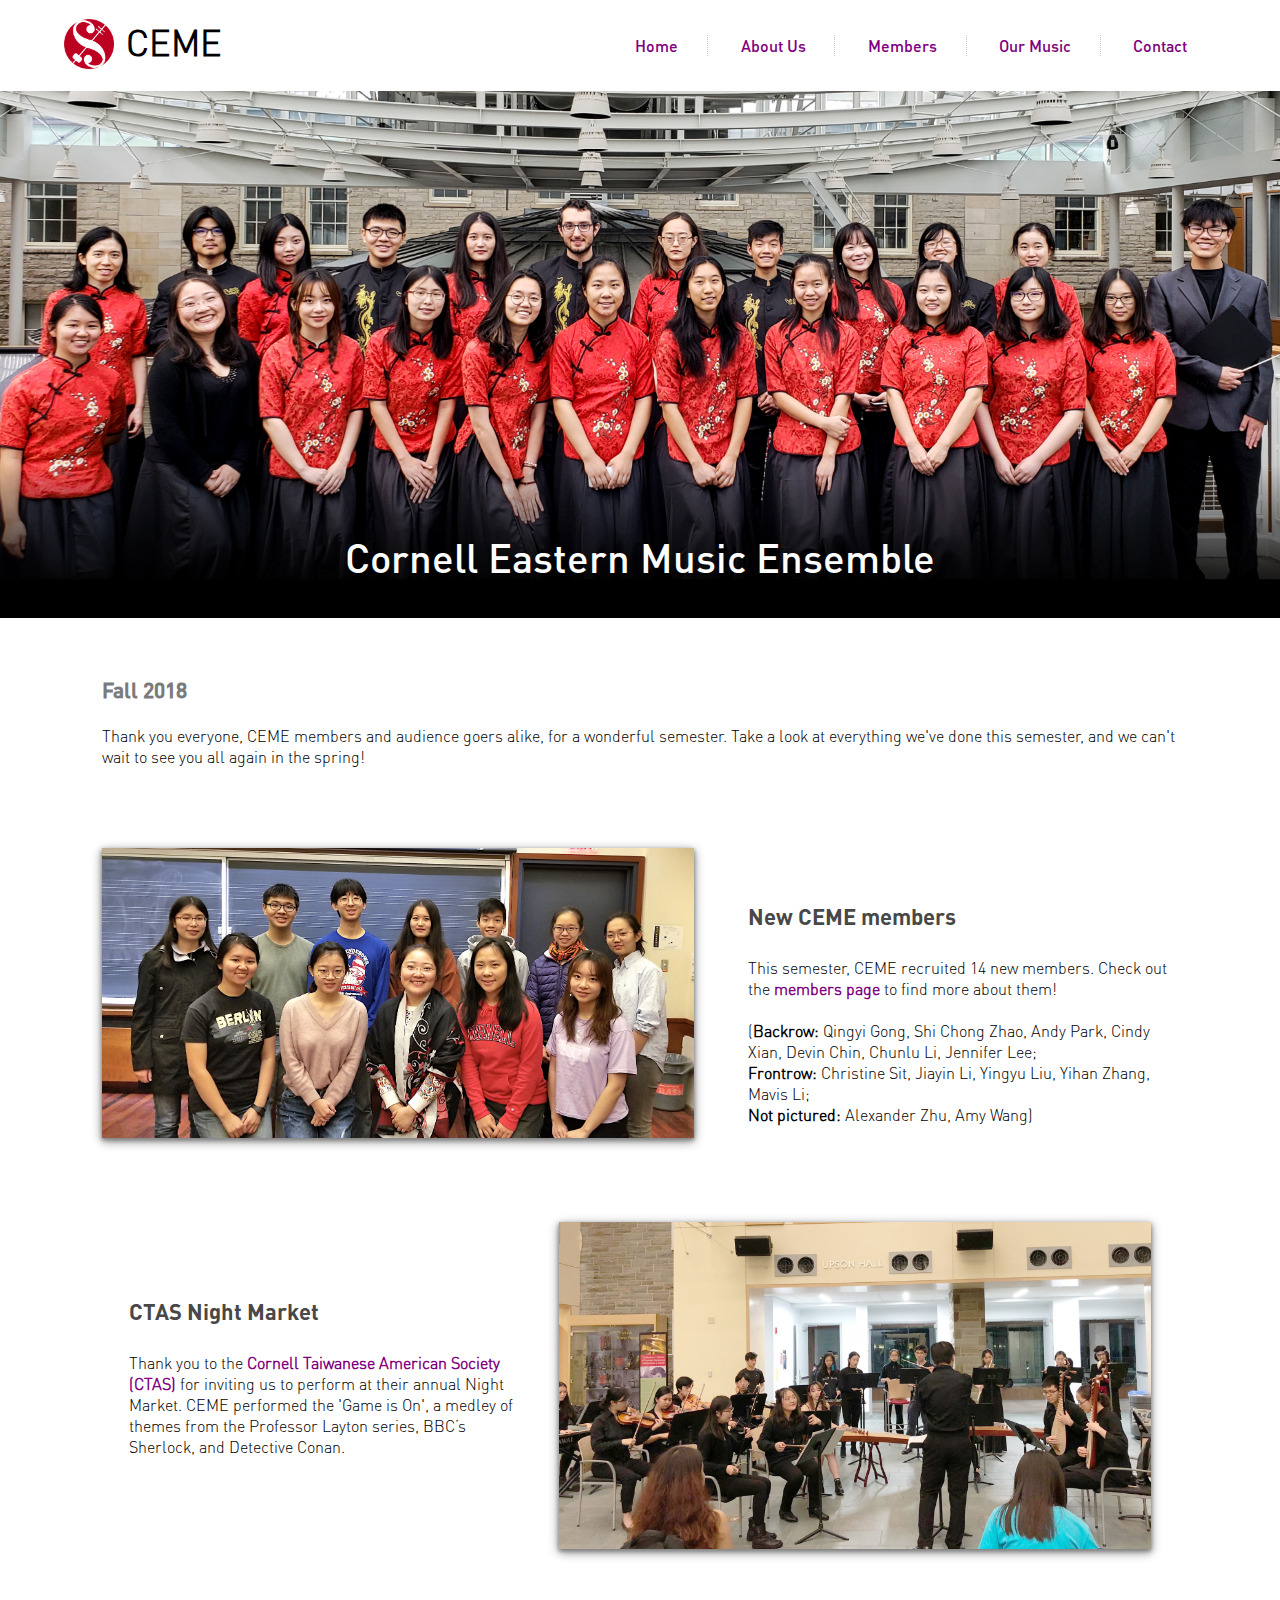
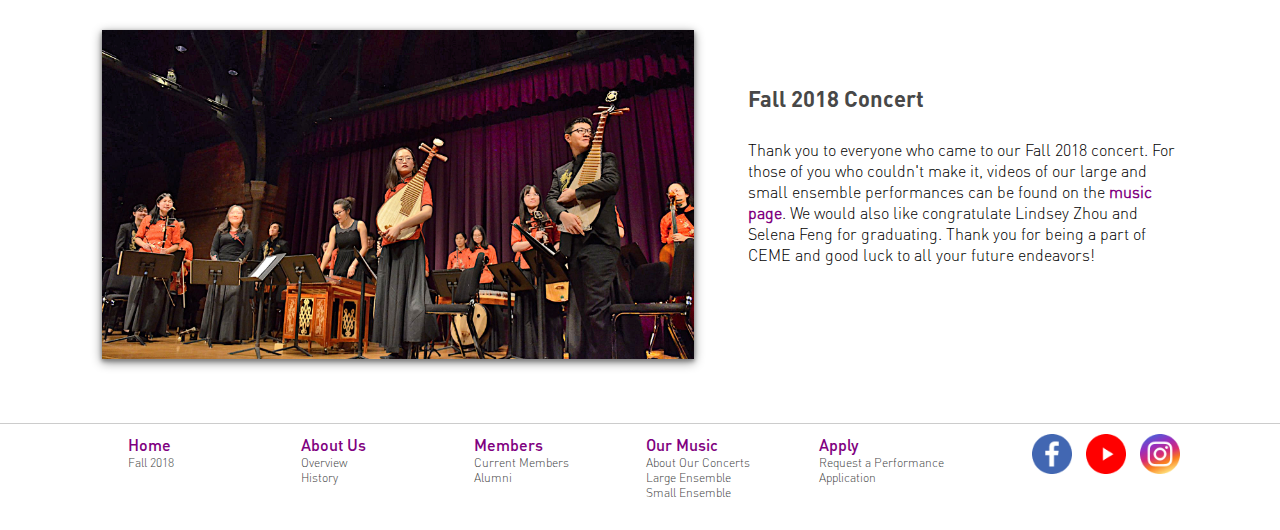
<file: index.html>
<!DOCTYPE html>
<html lang="en">
  <head>
    <title>Cornell Eastern Music Ensemble</title>
    <meta charset="utf-8"/>
    <link rel="stylesheet" href="styles/all.css">
    <link rel="icon" href="images/logo-head.png">
  </head>
  <body>
    <header>
      <nav>
        <img class="logo" src="images/ceme-logo.png" alt="ceme-logo">
        <h1>CEME</h1>
        <ul>
          <li><a href="index.html">Home</a></li>
          <li><a href="about.html">About Us</a></li>
          <li><a href="members.html">Members</a></li>
          <li><a href="music.html">Our Music</a></li>
          <li><a href="contact.html">Contact</a></li>
        </ul>
      </nav>
      <div class="container">
        <img class="headerimage" src="images/home-header.jpg" alt="Club Photo">
        <div class="centerbottom">Cornell Eastern Music Ensemble</div>
      </div>
    </header>
    <div class="content">
      <h2 id="fall2018">Fall 2018</h2>
      <p>Thank you everyone, CEME members and audience goers alike, for a wonderful semester.
        Take a look at everything we've done this semester, and we can't wait to see you all
        again in the spring!</p>
      <div class="row yearinreview">
        <img class="newmembers" src="images/new-recruits.jpg" alt="new CEME members">
        <div class="righttext">
          <h3>New CEME members</h3>
          <p>This semester, CEME recruited 14 new members. Check out the <a href="members.html">
          members page</a> to find more about them! <br>
          <br>
          (<strong>Backrow:</strong> Qingyi Gong, Shi Chong Zhao, Andy Park, Cindy Xian,
          Devin Chin, Chunlu Li, Jennifer Lee; <br>
          <strong>Frontrow:</strong> Christine Sit, Jiayin Li, Yingyu Liu,
          Yihan Zhang, Mavis Li; <br>
          <strong>Not pictured:</strong> Alexander Zhu, Amy Wang)</p>
        </div>
      </div>
      <div class="row yearinreview">
        <div class="lefttext">
          <h3>CTAS Night Market</h3>
          <p>Thank you to the <a href="https://www.facebook.com/Cornell.CTAS/">Cornell Taiwanese American Society (CTAS)</a>
          for inviting us to perform at their annual Night Market. CEME performed the 'Game is On',
          a medley of themes from the Professor Layton series, BBC’s Sherlock, and Detective Conan.</p>
        </div>
        <img class="ctas" src="images/CTAS-NightMarket.jpg" alt="CEME at CTAS Night Market">
      </div>
      <div class="row yearinreview">
        <img class="fa2018" src="images/fall2018Concert-1.jpg" alt="CEME Fall 2018 concert">
        <div class="righttext">
          <h3>Fall 2018 Concert</h3>
          <p>Thank you to everyone who came to our Fall 2018 concert. For those of you
          who couldn't make it, videos of our large and small ensemble performances
          can be found on the <a href="music.html">music page</a>. We would also like
          congratulate Lindsey Zhou and Selena Feng for graduating. Thank you for being
          a part of CEME and good luck to all your future endeavors!</p>
        </div>
      </div>
    </div>
    <footer>
      <ul class="footer">
        <li><a href="index.html">Home</a>
          <ul class="sublink">
            <li><a href="index.html#fall2018">Fall 2018</a></li>
          </ul>
        </li>
        <li><a href="about.html">About Us</a>
          <ul class="sublink">
            <li><a href="about.html#overview">Overview</a></li>
            <li><a href="about.html#history">History</a></li>
          </ul>
        </li>
        <li><a href="members.html">Members</a>
          <ul class="sublink">
            <li><a href="members.html">Current Members</a></li>
            <li><a href="alumni.html">Alumni</a></li>
          </ul>
        </li>
        <li><a href="music.html">Our Music</a>
          <ul class="sublink">
            <li><a href="music.html#ourconcerts">About Our Concerts</a></li>
            <li><a href="music.html#largeensemble">Large Ensemble</a></li>
            <li><a href="music.html#smallensemble">Small Ensemble</a></li>
          </ul>
        </li>
        <li><a href="contact.html">Apply</a>
          <ul class="sublink">
            <li><a href="contact.html#request">Request a Performance</a></li>
            <li><a href="contact.html#application">Application</a></li>
          </ul>
        </li>
        <li>
          <ul class="socialmedia">
            <li><a href="https://www.facebook.com/CornellCEME">
              <img src="images/facebook.png" alt="facebook"/></a></li>
            <li><a href="https://www.youtube.com/channel/UCQWY21RfY2wara5IB5fwZ8A">
              <img src="images/youtube.png" alt="youtube"/></a></li>
            <li><a href="https://www.instagram.com/cornell_eastern_music_ensemble/?hl=en">
              <img src="images/instagram.png" alt="instagram"/></a></li>
          </ul>
        </li>
      </ul>
    </footer>
  </body>
</html>
</file>
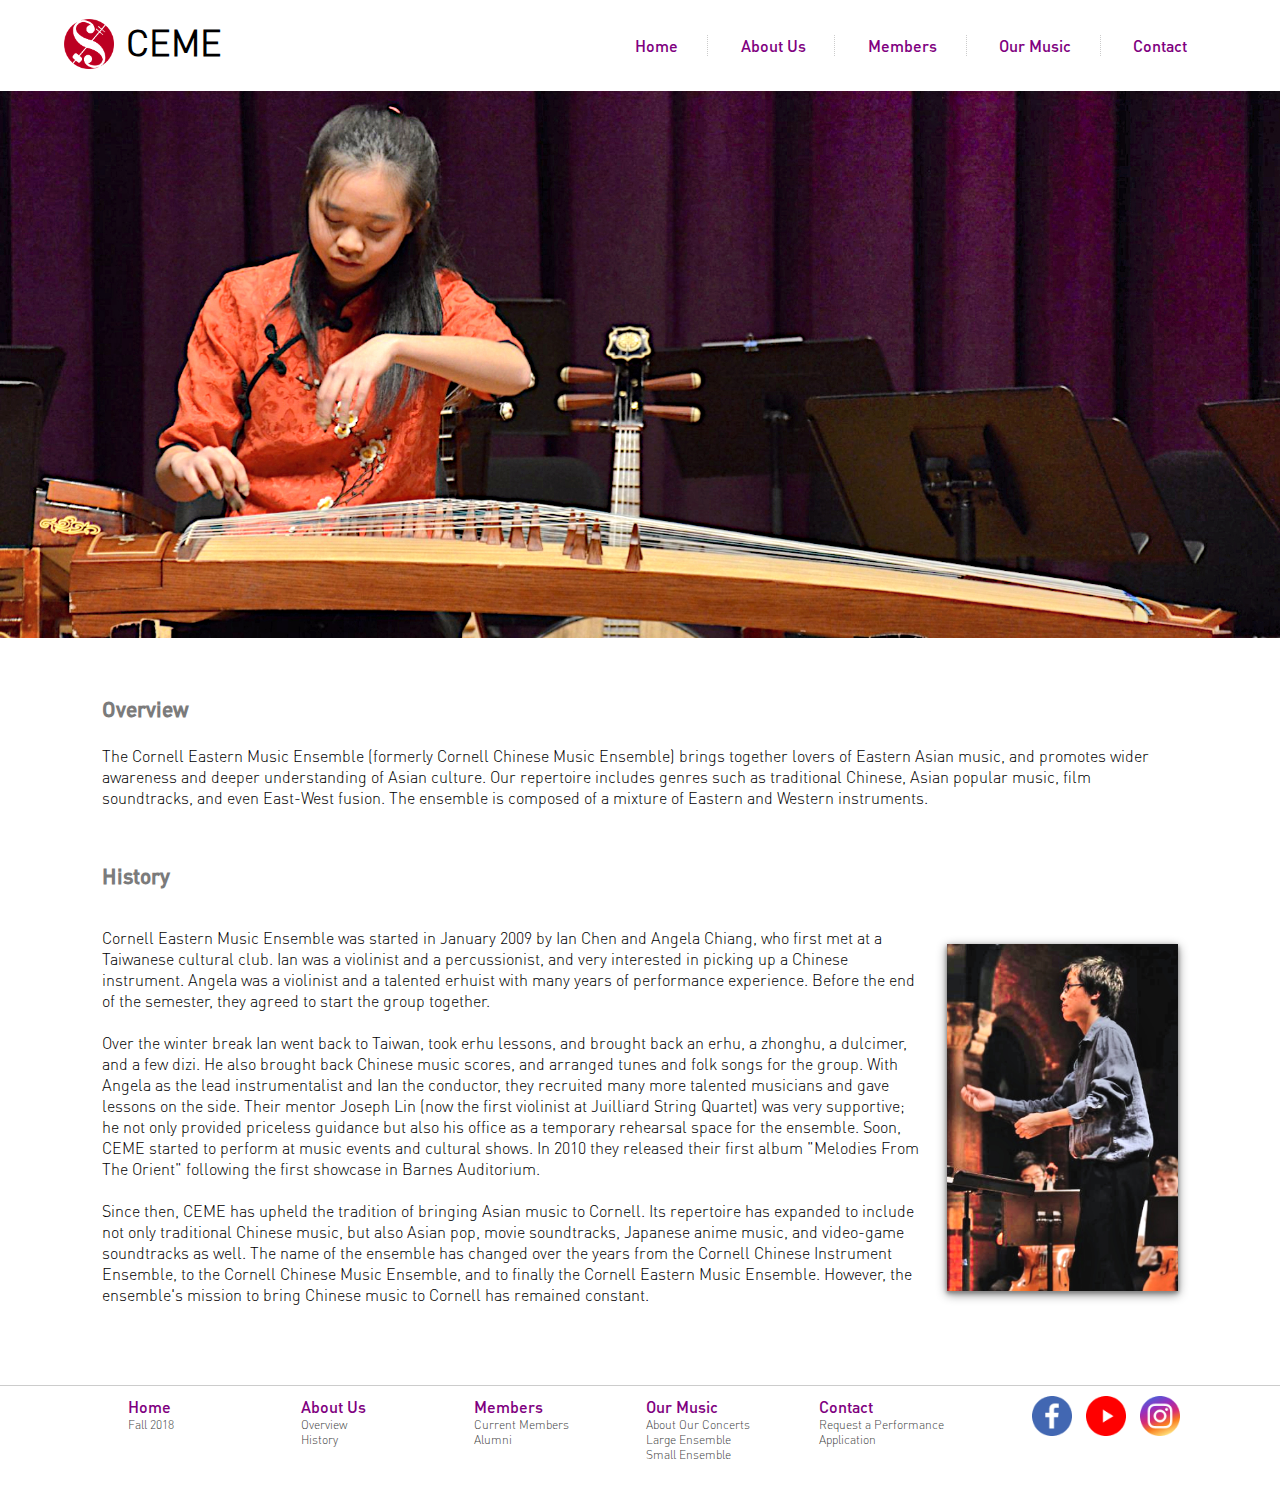
<file: about.html>
<!DOCTYPE html>
<html lang="en">
  <head>
    <title>Cornell Eastern Music Ensemble</title>
    <meta charset="utf-8"/>
    <link rel="stylesheet" href="styles/all.css">
    <link rel="icon" href="images/logo-head.png">
  </head>
  <body>
    <header>
      <nav>
        <img class="logo" src="images/ceme-logo.png" alt="ceme-logo">
        <h1>CEME</h1>
        <ul>
          <li><a href="index.html">Home</a></li>
          <li><a href="about.html">About Us</a></li>
          <li><a href="members.html">Members</a></li>
          <li><a href="music.html">Our Music</a></li>
          <li><a href="contact.html">Contact</a></li>
        </ul>
      </nav>
      <div class="container">
        <img class="headerimage" src="images/about-header.jpg" alt="Guzheng Player">
      </div>
    </header>
    <div class="content">
      <h2 id="overview">Overview</h2>
      <p>The Cornell Eastern Music Ensemble (formerly Cornell Chinese Music Ensemble)
        brings together lovers of Eastern Asian music, and promotes wider awareness and
        deeper understanding of Asian culture. Our repertoire includes genres such as
        traditional Chinese, Asian popular music, film soundtracks, and even East-West
        fusion. The ensemble is composed of a mixture of Eastern and Western instruments.</p>
      <h2 id="history">History</h2>
      <div class="row">
        <div class="history">
          <p>Cornell Eastern Music Ensemble was started in January 2009 by Ian Chen and Angela Chiang,
            who first met at a Taiwanese cultural club. Ian was a violinist and a percussionist,
            and very interested in picking up a Chinese instrument. Angela was a violinist and a
            talented erhuist with many years of performance experience. Before the end of the semester,
            they agreed to start the group together.</p>

          <p>Over the winter break Ian went back to Taiwan, took erhu lessons, and brought back
            an erhu, a zhonghu, a dulcimer, and a few dizi. He also brought back Chinese music scores,
            and arranged tunes and folk songs for the group. With Angela as the lead instrumentalist
            and Ian the conductor, they recruited many more talented musicians and gave lessons on the
            side. Their mentor Joseph Lin (now the first violinist at Juilliard String Quartet) was
            very supportive; he not only provided priceless guidance but also his office as a temporary
            rehearsal space for the ensemble. Soon, CEME started to perform at music events and cultural
            shows. In 2010 they released their first album "Melodies From The Orient" following the first
            showcase in Barnes Auditorium.</p>

          <p>Since then, CEME has upheld the tradition of bringing Asian music to Cornell. Its repertoire
            has expanded to include not only traditional Chinese music, but also Asian pop, movie
            soundtracks, Japanese anime music, and video-game soundtracks as well. The name of the
            ensemble has changed over the years from the Cornell Chinese Instrument Ensemble, to the
            Cornell Chinese Music Ensemble, and to finally the Cornell Eastern Music Ensemble. However,
            the ensemble's mission to bring Chinese music to Cornell has remained constant.</p>
          </div>
        <img class="historyimg" src="images/ceme-history.jpg" alt="CEME History"/>
      </div>
    </div>
    <footer>
      <ul class="footer">
        <li><a href="index.html">Home</a>
          <ul class="sublink">
            <li><a href="index.html#fall2018">Fall 2018</a></li>
          </ul>
        </li>
        <li><a href="about.html">About Us</a>
          <ul class="sublink">
            <li><a href="about.html#overview">Overview</a></li>
            <li><a href="about.html#history">History</a></li>
          </ul>
        </li>
        <li><a href="members.html">Members</a>
          <ul class="sublink">
            <li><a href="members.html">Current Members</a></li>
            <li><a href="alumni.html">Alumni</a></li>
          </ul>
        </li>
        <li><a href="music.html">Our Music</a>
          <ul class="sublink">
            <li><a href="music.html#ourconcerts">About Our Concerts</a></li>
            <li><a href="music.html#largeensemble">Large Ensemble</a></li>
            <li><a href="music.html#smallensemble">Small Ensemble</a></li>
          </ul>
        </li>
        <li><a href="contact.html">Contact</a>
          <ul class="sublink">
            <li><a href="contact.html#request">Request a Performance</a></li>
            <li><a href="contact.html#application">Application</a></li>
          </ul>
        </li>
        <li>
          <ul class="socialmedia">
            <li><a href="https://www.facebook.com/CornellCEME">
              <img src="images/facebook.png" alt="facebook"/></a></li>
            <li><a href="https://www.youtube.com/channel/UCQWY21RfY2wara5IB5fwZ8A">
              <img src="images/youtube.png" alt="youtube"/></a></li>
            <li><a href="https://www.instagram.com/cornell_eastern_music_ensemble/?hl=en">
              <img src="images/instagram.png" alt="instagram"/></a></li>
          </ul>
        </li>
      </ul>
    </footer>
  </body>
</html>
</file>
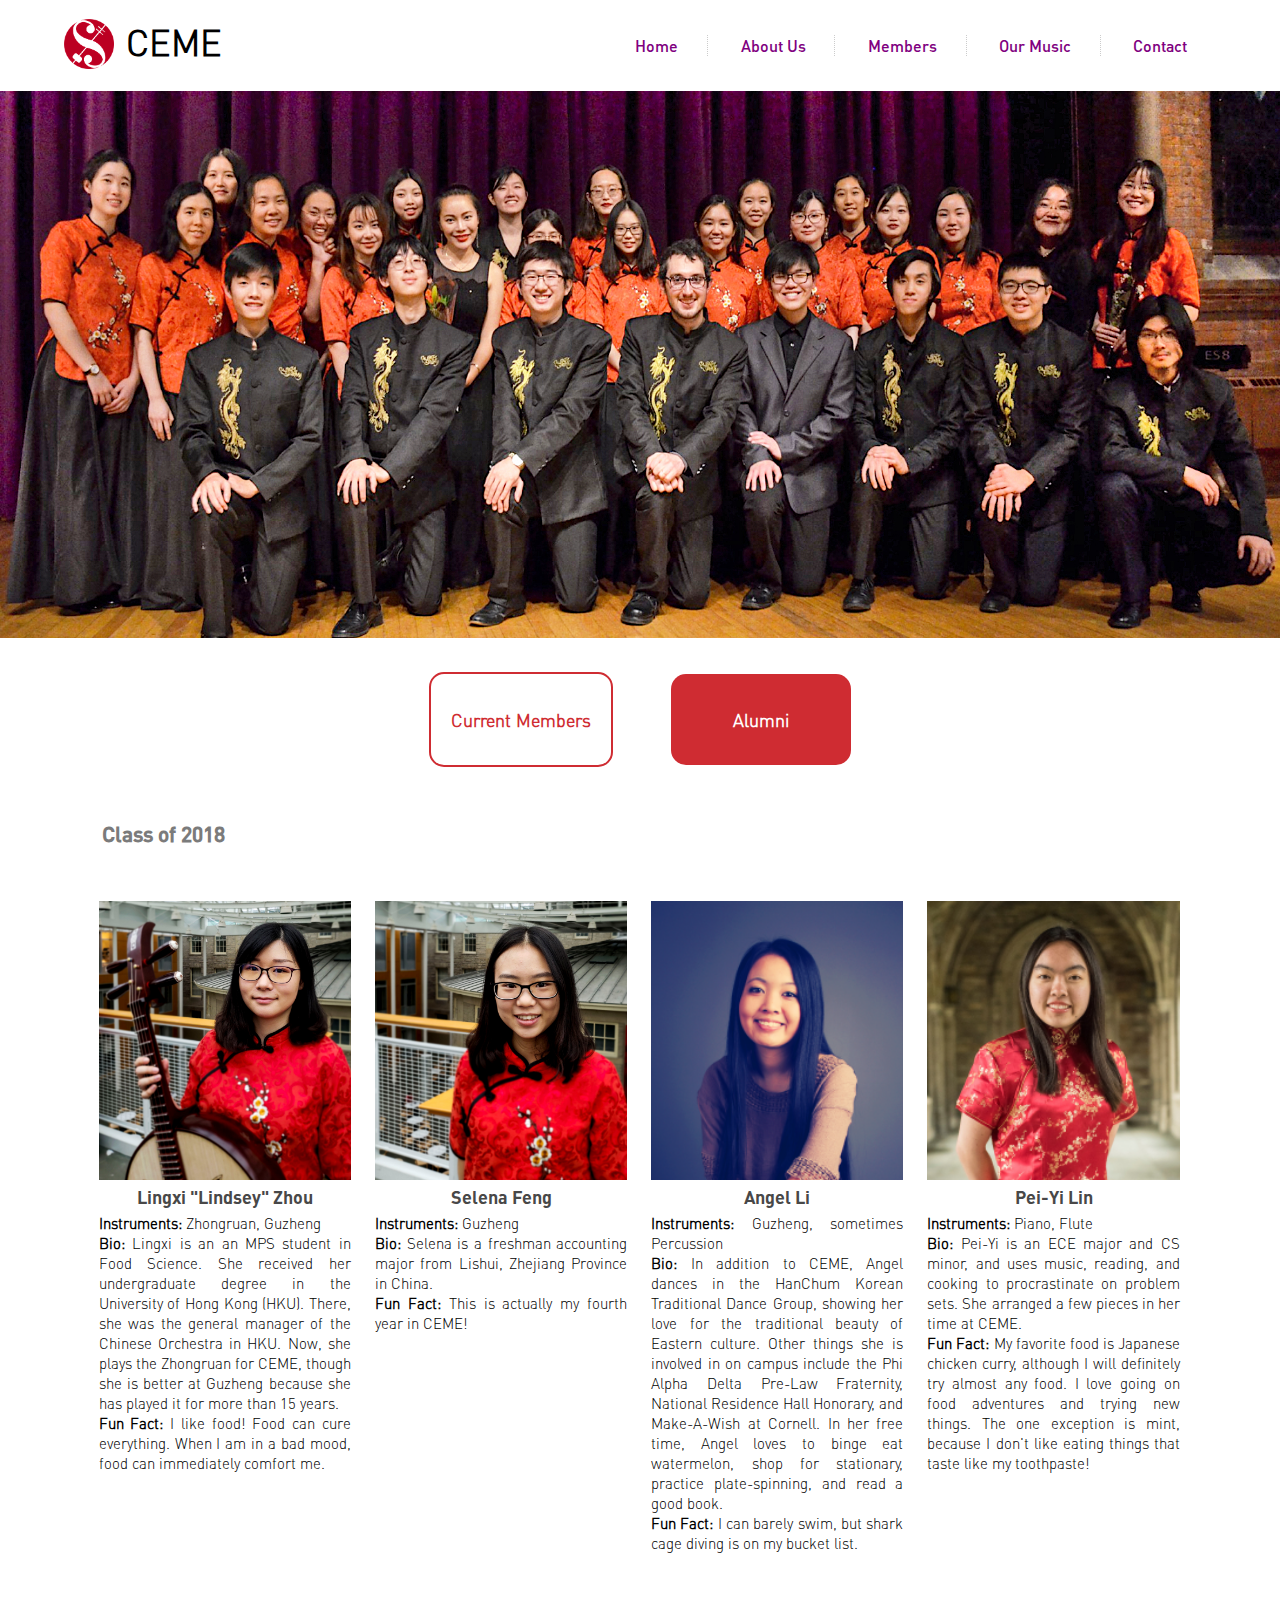
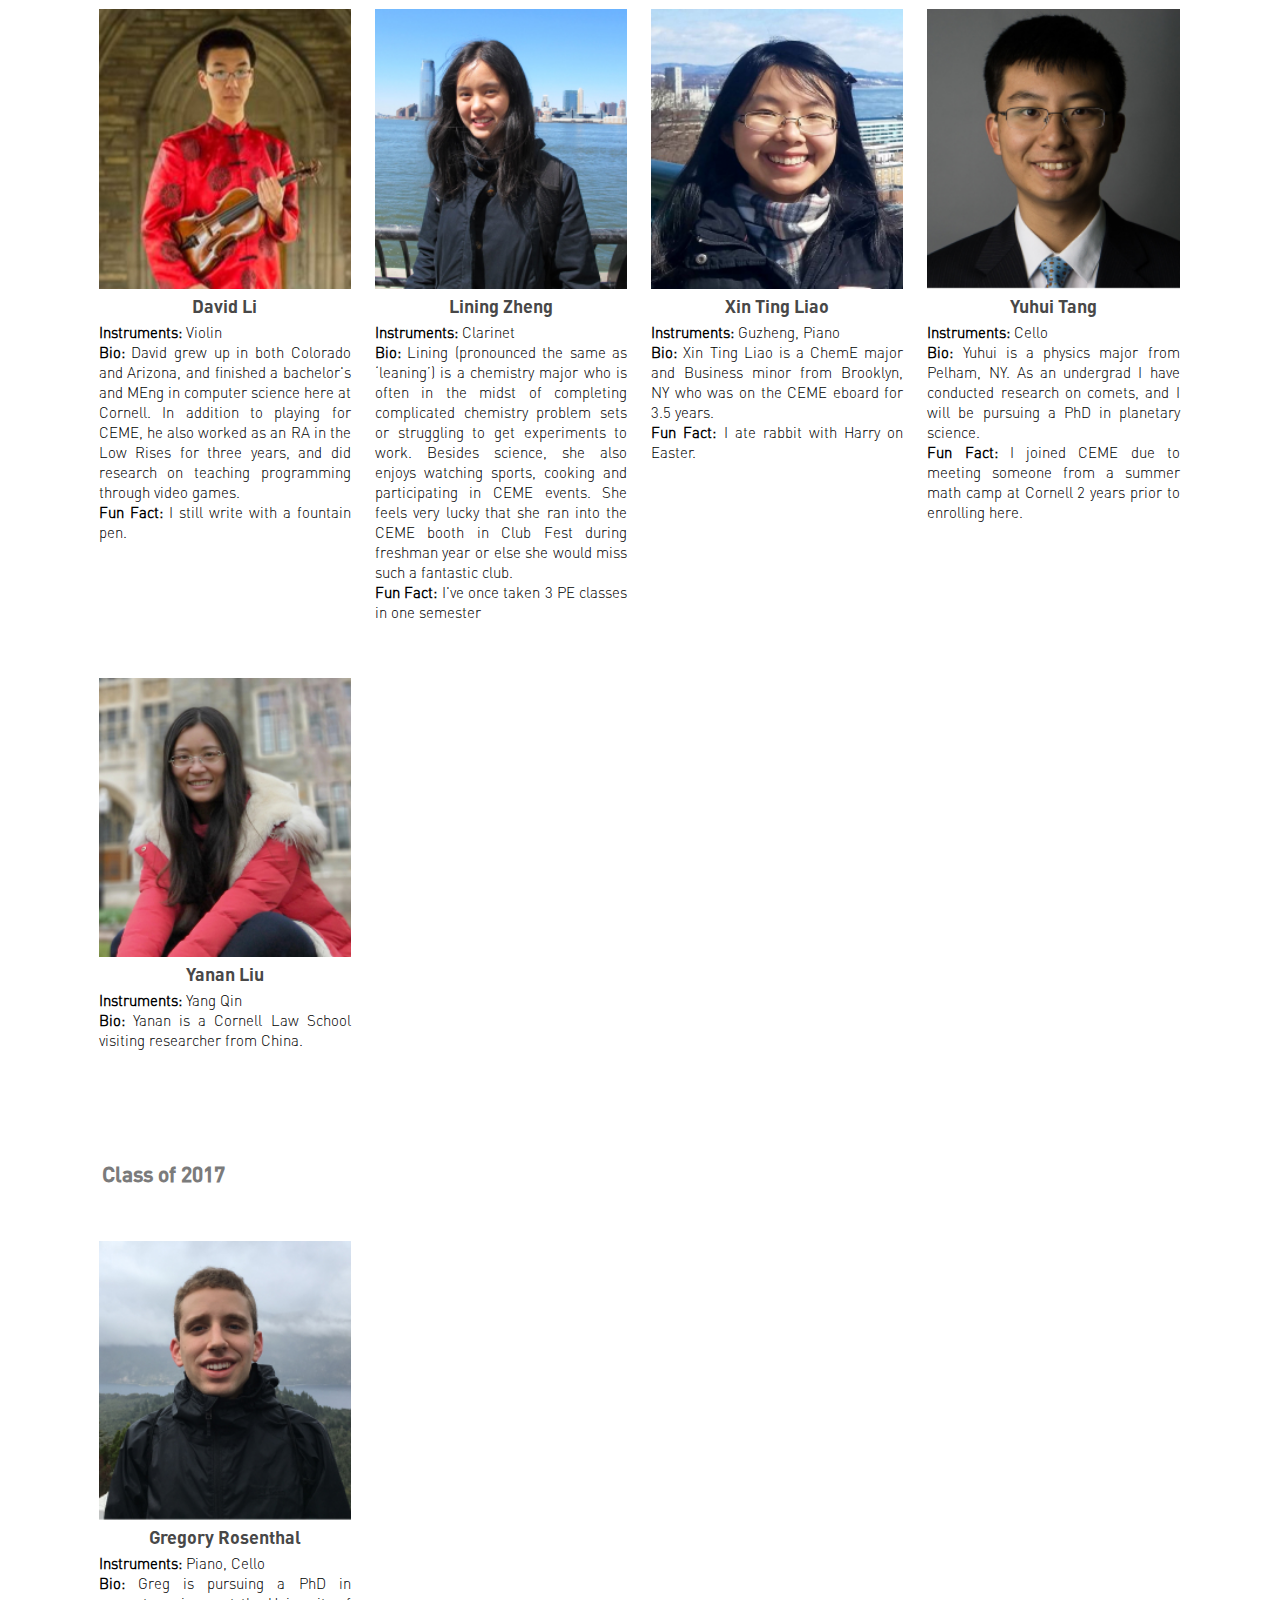
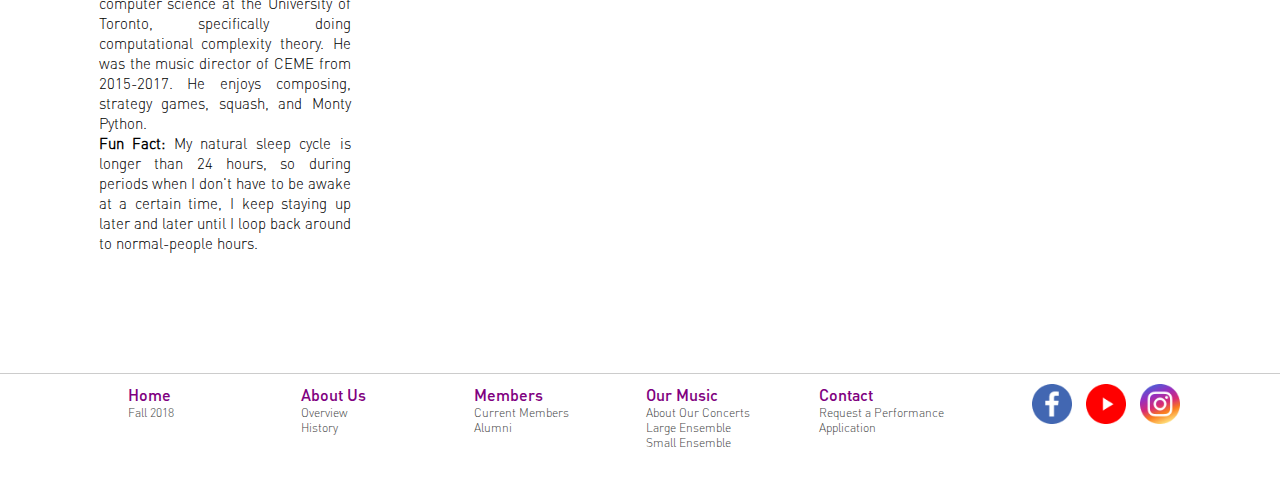
<file: alumni.html>
<!DOCTYPE html>
<html lang="en">
  <head>
    <title>Cornell Eastern Music Ensemble</title>
    <meta charset="utf-8"/>
    <link rel="stylesheet" href="styles/all.css">
    <link rel="icon" href="images/logo-head.png">
  </head>
  <body>
    <header>
      <nav>
        <img class="logo" src="images/ceme-logo.png" alt="ceme-logo">
        <h1>CEME</h1>
        <ul>
          <li><a href="index.html">Home</a></li>
          <li><a href="about.html">About Us</a></li>
          <li><a href="members.html">Members</a></li>
          <li><a href="music.html">Our Music</a></li>
          <li><a href="contact.html">Contact</a></li>
        </ul>
      </nav>
      <div class="container">
        <img class="headerimage" src="images/members-header.jpg" alt="Club Photo">
      </div>
    </header>
    <div class="content">
      <div class="buttons">
        <a href="members.html">
          <div class="borderbutton">
            <h4>Current Members</h4>
          </div>
        </a>
        <div class="solidbutton">
          <h4>Alumni</h4>
        </div>
      </div>
      <h2>Class of 2018</h2>
      <ul class="alumni">
        <li>
          <div class="column">
            <img class="profilepic" src="images/current/LingxiZhou.jpg" alt="Lingxi Zhou">
            <div class="caption">
              <h3>Lingxi "Lindsey" Zhou</h3>
              <p class="bio"><strong>Instruments:</strong> Zhongruan, Guzheng<br>
                <strong>Bio:</strong> Lingxi is an an MPS student in Food Science.
                She received her undergraduate degree in the University of Hong Kong
                (HKU). There, she was the general manager of the Chinese Orchestra in HKU.
                Now, she plays the Zhongruan for CEME, though she is better at Guzheng because
                she has played it for more than 15 years.<br>
                <strong>Fun Fact:</strong> I like food! Food can cure everything. When
                I am in a bad mood, food can immediately comfort me.
              </p>
            </div>
          </div>
        </li>
        <li>
          <div class="column">
            <img class="profilepic" src="images/current/SelenaFeng.jpg" alt="Selena Feng">
            <div class="caption">
              <h3>Selena Feng</h3>
              <p class="bio"><strong>Instruments:</strong> Guzheng<br>
                <strong>Bio:</strong> Selena is a freshman accounting major from Lishui,
                Zhejiang Province in China.<br>
                <strong>Fun Fact:</strong> This is actually my fourth year in CEME!
              </p>
            </div>
          </div>
        </li>
        <li>
          <div class="column">
            <img class="profilepic" src="images/alumni/AngelLi.png" alt="Angel Li">
            <div class="caption">
              <h3>Angel Li</h3>
              <p class="bio"><strong>Instruments:</strong> Guzheng, sometimes Percussion<br>
                <strong>Bio:</strong> In addition to CEME, Angel dances in the HanChum Korean
                Traditional Dance Group, showing her love for the traditional beauty of
                Eastern culture. Other things she is involved in on campus include the Phi
                Alpha Delta Pre-Law Fraternity, National Residence Hall Honorary, and Make-A-Wish
                at Cornell. In her free time, Angel loves to binge eat watermelon, shop for
                stationary, practice plate-spinning, and read a good book.<br>
                <strong>Fun Fact:</strong> I can barely swim, but shark cage diving is on my bucket list.
              </p>
            </div>
          </div>
        </li>
        <li>
          <div class="column">
            <img class="profilepic" src="images/alumni/PeiYi.jpg" alt="Pei-Yi Lin">
            <div class="caption">
              <h3>Pei-Yi Lin</h3>
              <p class="bio"><strong>Instruments:</strong> Piano, Flute<br>
                <strong>Bio:</strong> Pei-Yi is an ECE major and CS minor, and
                uses music, reading, and cooking to procrastinate on problem sets.
                She arranged a few pieces in her time at CEME.<br>
                <strong>Fun Fact:</strong> My favorite food is Japanese chicken curry,
                although I will definitely try almost any food. I love going on
                food adventures and trying new things. The one exception is mint,
                because I don't like eating things that taste like my toothpaste!
              </p>
            </div>
          </div>
        </li>
        <li>
          <div class="column">
            <img class="profilepic" src="images/alumni/DavidLi.jpg" alt="David Li">
            <div class="caption">
              <h3>David Li</h3>
              <p class="bio"><strong>Instruments:</strong> Violin<br>
                <strong>Bio:</strong> David grew up in both Colorado and Arizona,
                and finished a bachelor's and MEng in computer science here at Cornell.
                In addition to playing for CEME, he also worked as an RA in the Low
                Rises for three years, and did research on teaching programming
                through video games.<br>
                <strong>Fun Fact:</strong> I still write with a fountain pen.
              </p>
            </div>
          </div>
        </li>
        <li>
          <div class="column">
            <img class="profilepic" src="images/alumni/LiningZheng.jpg" alt="Lining Zheng">
            <div class="caption">
              <h3>Lining Zheng</h3>
              <p class="bio"><strong>Instruments:</strong> Clarinet<br>
                <strong>Bio:</strong> Lining (pronounced the same as ‘leaning’) is a
                chemistry major who is often in the midst of completing complicated
                chemistry problem sets or struggling to get experiments to work. Besides
                science, she also enjoys watching sports, cooking and participating in CEME
                events. She feels very lucky that she ran into the CEME booth in Club Fest
                during freshman year or else she would miss such a fantastic club.<br>
                <strong>Fun Fact:</strong> I've once taken 3 PE classes in one semester
              </p>
            </div>
          </div>
        </li>
        <li>
          <div class="column">
            <img class="profilepic" src="images/alumni/XinTingLiao.jpg" alt="Xin Ting Liao">
            <div class="caption">
              <h3>Xin Ting Liao</h3>
              <p class="bio"><strong>Instruments:</strong> Guzheng, Piano<br>
                <strong>Bio:</strong> Xin Ting Liao is a ChemE major and Business minor
                from Brooklyn, NY who was on the CEME eboard for 3.5 years.<br>
                <strong>Fun Fact:</strong> I ate rabbit with Harry on Easter.
              </p>
            </div>
          </div>
        </li>
        <li>
          <div class="column">
            <img class="profilepic" src="images/alumni/YuhuiTang.jpg" alt="">
            <div class="caption">
              <h3>Yuhui Tang</h3>
              <p class="bio"><strong>Instruments:</strong> Cello<br>
                <strong>Bio:</strong> Yuhui is a physics major from Pelham, NY.
                As an undergrad I have conducted research on comets, and I will
                be pursuing a PhD in planetary science.<br>
                <strong>Fun Fact:</strong> I joined CEME due to meeting someone
                from a summer math camp at Cornell 2 years prior to enrolling here.
              </p>
            </div>
          </div>
        </li>
        <li>
        <div class="column">
          <img class="profilepic" src="images/alumni/YananLiu.jpg" alt="Yanan Liu">
          <div class="caption">
            <h3>Yanan Liu</h3>
            <p class="bio"><strong>Instruments:</strong> Yang Qin<br>
              <strong>Bio:</strong> Yanan is a Cornell Law School visiting researcher from China.<br>
            </p>
          </div>
        </div>
      </li>
      </ul>
      <h2>Class of 2017</h2>
      <ul class="alumni">
        <li>
          <div class="column">
            <img class="profilepic" src="images/alumni/GregoryRosenthal.jpg" alt="Gregory Rosenthal">
            <div class="caption">
              <h3>Gregory Rosenthal</h3>
              <p class="bio"><strong>Instruments:</strong> Piano, Cello<br>
                <strong>Bio:</strong> Greg is pursuing a PhD in computer science at
                the University of Toronto, specifically doing computational complexity
                theory. He was the music director of CEME from 2015-2017. He enjoys
                composing, strategy games, squash, and Monty Python.<br>
                <strong>Fun Fact:</strong> My natural sleep cycle is longer than 24 hours,
                so during periods when I don't have to be awake at a certain time,
                I keep staying up later and later until I loop back around to
                normal-people hours.
              </p>
            </div>
          </div>
        </li>
      </ul>
    </div>
    <footer>
      <ul class="footer">
        <li><a href="index.html">Home</a>
          <ul class="sublink">
            <li><a href="index.html#fall2018">Fall 2018</a></li>
          </ul>
        </li>
        <li><a href="about.html">About Us</a>
          <ul class="sublink">
            <li><a href="about.html#overview">Overview</a></li>
            <li><a href="about.html#history">History</a></li>
          </ul>
        </li>
        <li><a href="members.html">Members</a>
          <ul class="sublink">
            <li><a href="members.html">Current Members</a></li>
            <li><a href="alumni.html">Alumni</a></li>
          </ul>
        </li>
        <li><a href="music.html">Our Music</a>
          <ul class="sublink">
            <li><a href="music.html#ourconcerts">About Our Concerts</a></li>
            <li><a href="music.html#largeensemble">Large Ensemble</a></li>
            <li><a href="music.html#smallensemble">Small Ensemble</a></li>
          </ul>
        </li>
        <li><a href="contact.html">Contact</a>
          <ul class="sublink">
            <li><a href="contact.html#request">Request a Performance</a></li>
            <li><a href="contact.html#application">Application</a></li>
          </ul>
        </li>
        <li>
          <ul class="socialmedia">
            <li><a href="https://www.facebook.com/CornellCEME">
              <img src="images/facebook.png" alt="facebook"/></a></li>
            <li><a href="https://www.youtube.com/channel/UCQWY21RfY2wara5IB5fwZ8A">
              <img src="images/youtube.png" alt="youtube"/></a></li>
            <li><a href="https://www.instagram.com/cornell_eastern_music_ensemble/?hl=en">
              <img src="images/instagram.png" alt="instagram"/></a></li>
          </ul>
        </li>
      </ul>
    </footer>
  </body>
</html>
</file>
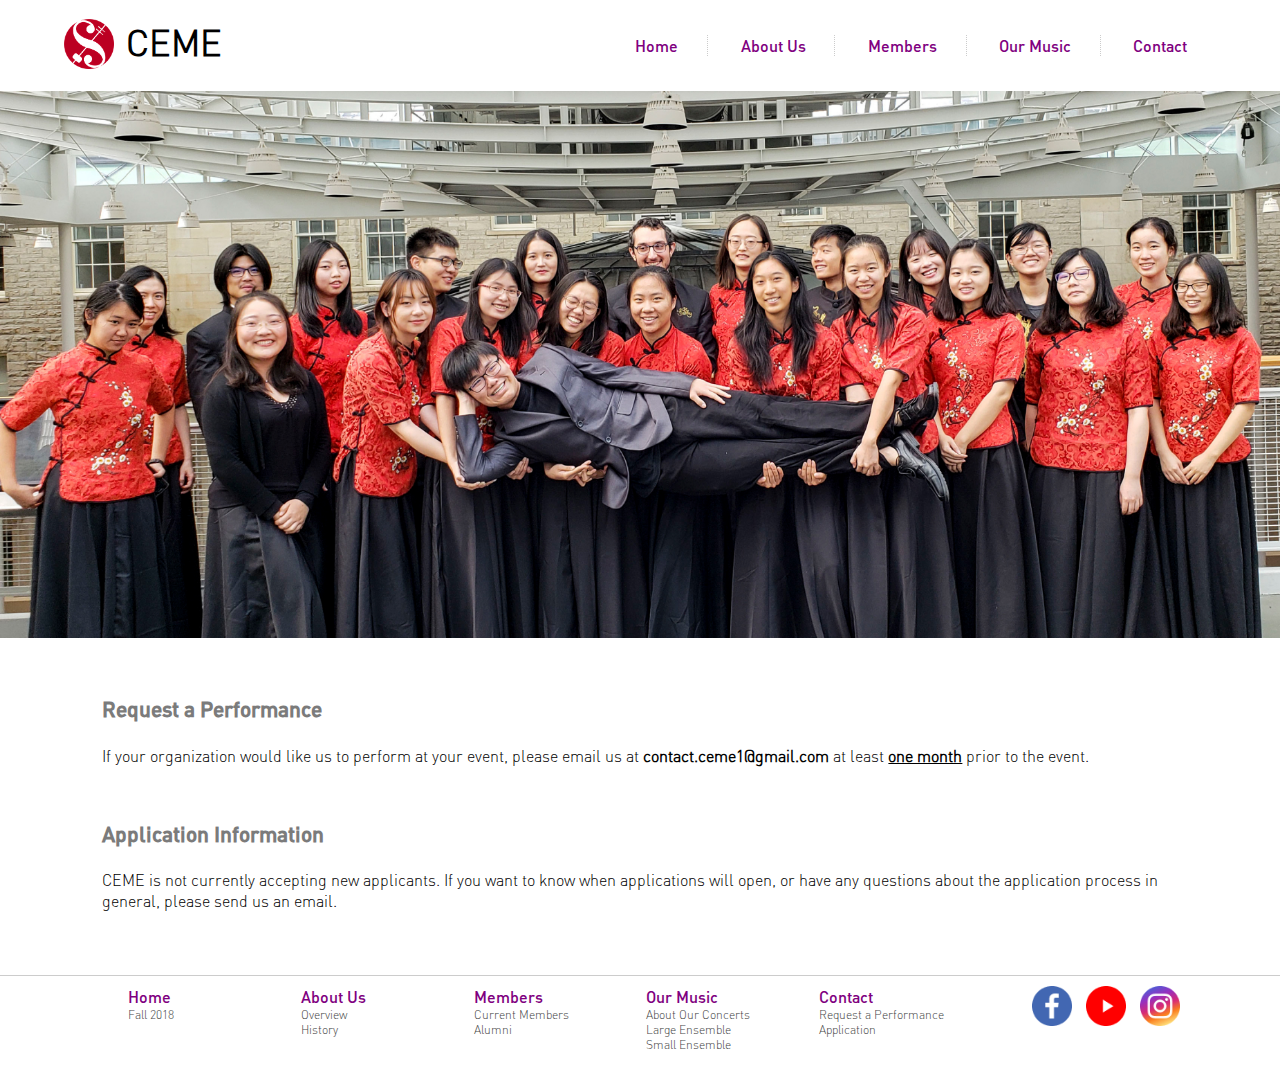
<file: contact.html>
<!DOCTYPE html>
<html lang="en">
  <head>
    <title>Cornell Eastern Music Ensemble</title>
    <meta charset="utf-8"/>
    <link rel="stylesheet" href="styles/all.css">
    <link rel="icon" href="images/logo-head.png">
  </head>
  <body>
    <header>
      <nav>
        <img class="logo" src="images/ceme-logo.png" alt="ceme-logo">
        <h1>CEME</h1>
        <ul>
          <li><a href="index.html">Home</a></li>
          <li><a href="about.html">About Us</a></li>
          <li><a href="members.html">Members</a></li>
          <li><a href="music.html">Our Music</a></li>
          <li><a href="contact.html">Contact</a></li>
        </ul>
      </nav>
      <div class="container">
        <img class="headerimage" src="images/contact-header.jpg" alt="Funny Group Picture">
      </div>
    </header>
    <div class="content">
      <h2 id="request">Request a Performance</h2>
      <p>If your organization would like us to perform at your event, please email us at
        <strong>contact.ceme1@gmail.com</strong> at least <strong class="underline">one month</strong> prior to the event.</p>
      <h2 id="application">Application Information</h2>
      <p>CEME is not currently accepting new applicants. If you want to know when applications
      will open, or have any questions about the application process in general, please send us
      an email.</p>
      <!--
      <p>Auditions will be held for those interested in joining CEME. We welcome most
        levels of musicianship, although we do prefer prospective members to have
        basic proficiency in their instrument of choice. Please fill out the Google
        form below, and we will get back to you shortly. Members of CEME are expected
        to commit to a 2-3 hour rehersal every Sunday, with additional dress rehearsals
        as needed to prepare for performances. For more information, please email us.</p>
      <iframe src="https://docs.google.com/forms/d/e/1FAIpQLSfDORN2XmP39RH7CIx2XS1dFNBsoth
      nlDBMKHXplJZEkyUxjQ/viewform?embedded=true" width="700" height="600" frameborder="0"
      marginheight="0" marginwidth="0">Loading...</iframe>-->
    </div>
    <footer>
      <ul class="footer">
        <li><a href="index.html">Home</a>
          <ul class="sublink">
            <li><a href="index.html#fall2018">Fall 2018</a></li>
          </ul>
        </li>
        <li><a href="about.html">About Us</a>
          <ul class="sublink">
            <li><a href="about.html#overview">Overview</a></li>
            <li><a href="about.html#history">History</a></li>
          </ul>
        </li>
        <li><a href="members.html">Members</a>
          <ul class="sublink">
            <li><a href="members.html">Current Members</a></li>
            <li><a href="alumni.html">Alumni</a></li>
          </ul>
        </li>
        <li><a href="music.html">Our Music</a>
          <ul class="sublink">
            <li><a href="music.html#ourconcerts">About Our Concerts</a></li>
            <li><a href="music.html#largeensemble">Large Ensemble</a></li>
            <li><a href="music.html#smallensemble">Small Ensemble</a></li>
          </ul>
        </li>
        <li><a href="contact.html">Contact</a>
          <ul class="sublink">
            <li><a href="contact.html#request">Request a Performance</a></li>
            <li><a href="contact.html#application">Application</a></li>
          </ul>
        </li>
        <li>
          <ul class="socialmedia">
            <li><a href="https://www.facebook.com/CornellCEME">
              <img src="images/facebook.png" alt="facebook"/></a></li>
            <li><a href="https://www.youtube.com/channel/UCQWY21RfY2wara5IB5fwZ8A">
              <img src="images/youtube.png" alt="youtube"/></a></li>
            <li><a href="https://www.instagram.com/cornell_eastern_music_ensemble/?hl=en">
              <img src="images/instagram.png" alt="instagram"/></a></li>
          </ul>
        </li>
      </ul>
    </footer>
  </body>
</html>
</file>
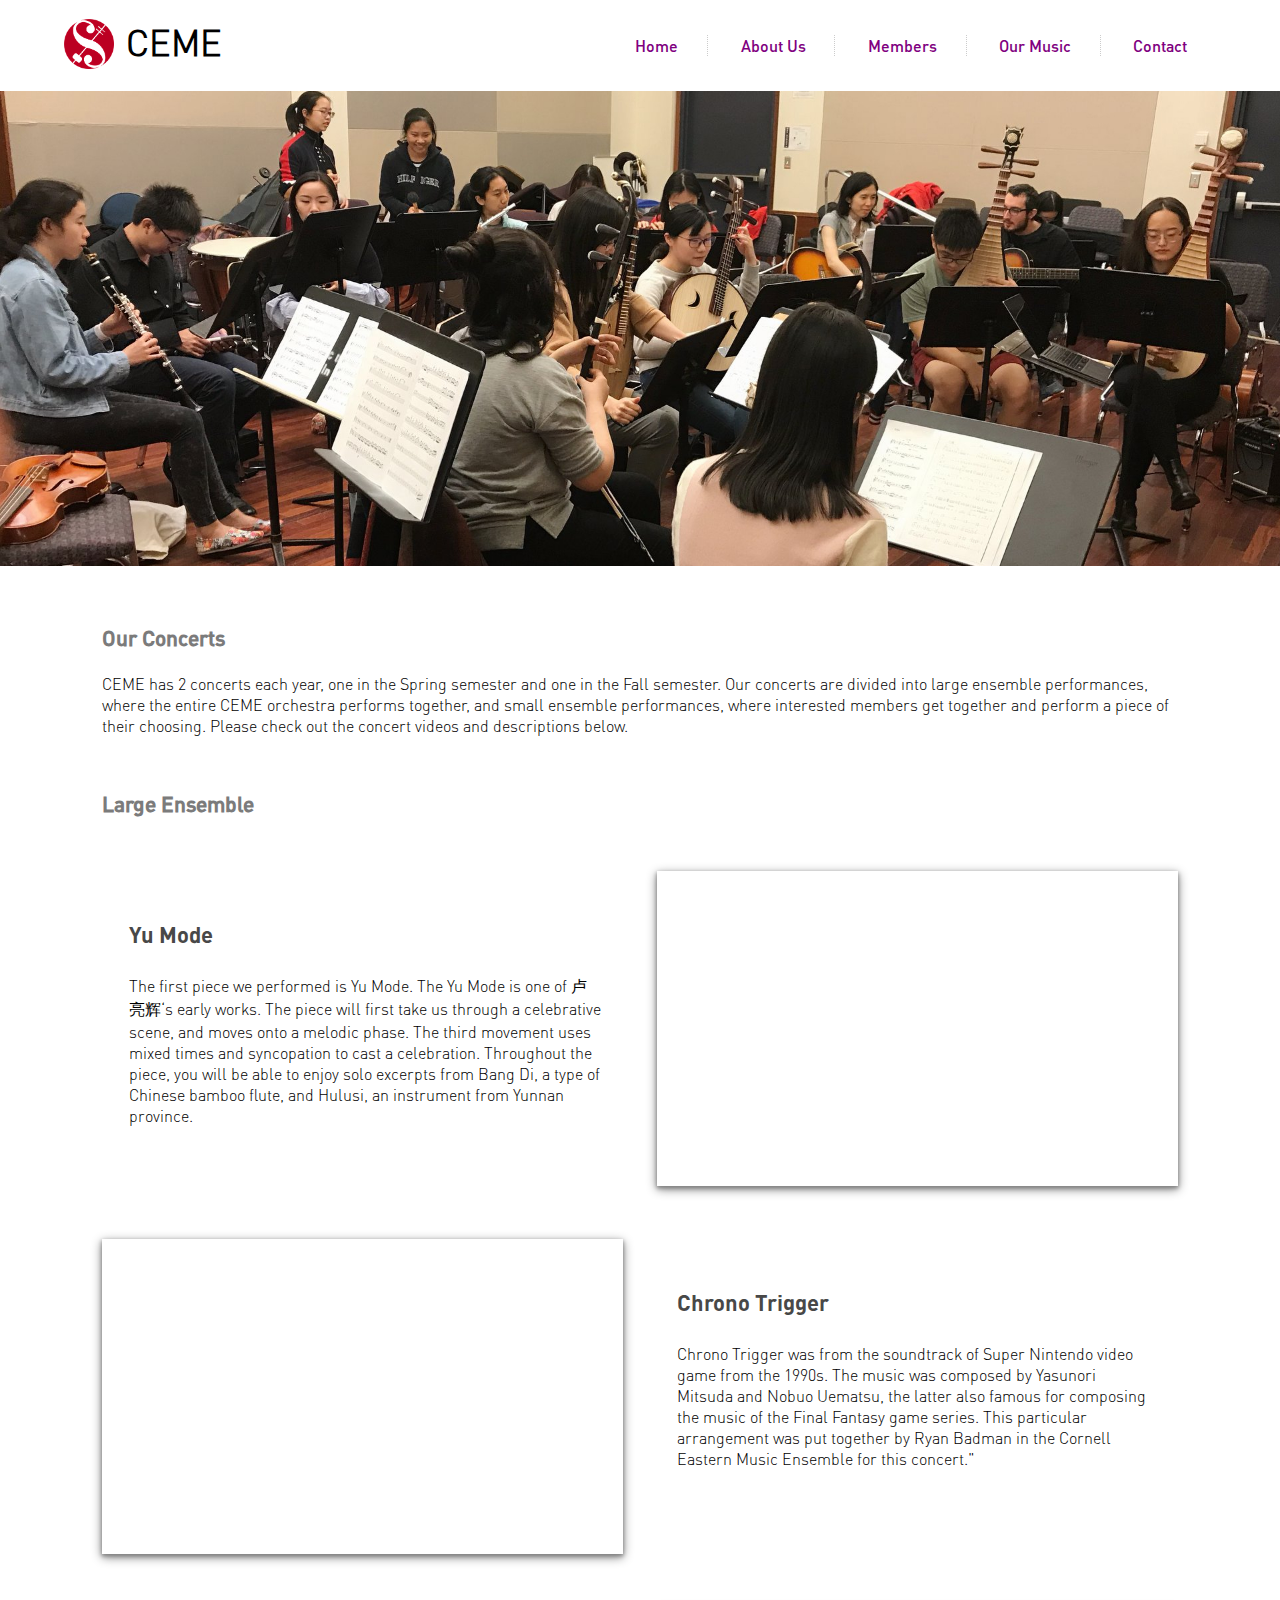
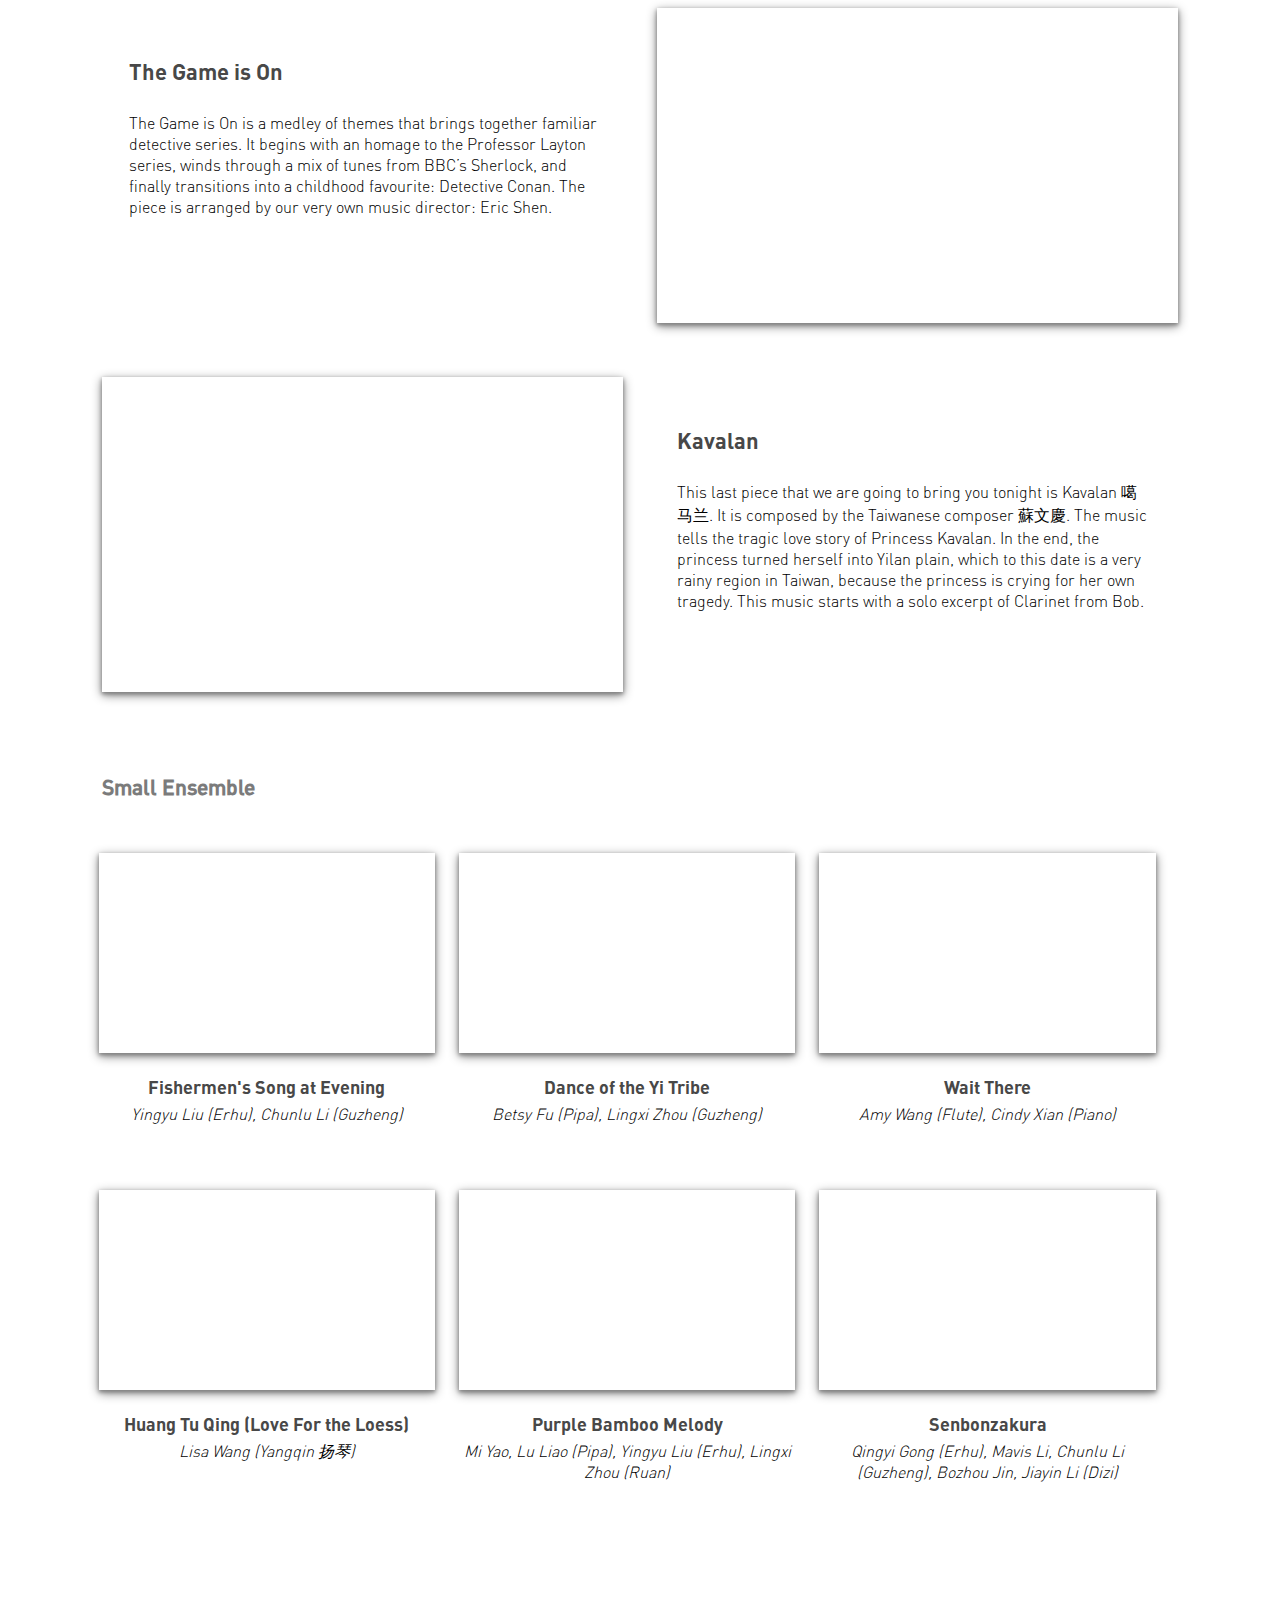
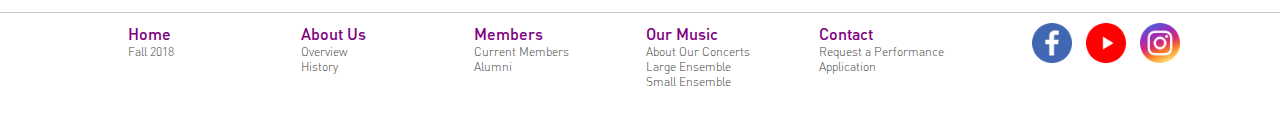
<file: music.html>
<!DOCTYPE html>
<html lang="en">
  <head>
    <title>Cornell Eastern Music Ensemble</title>
    <meta charset="utf-8"/>
    <link rel="stylesheet" href="styles/all.css">
    <link rel="icon" href="images/logo-head.png">
  </head>
  <body>
    <header>
      <nav>
        <img class="logo" src="images/ceme-logo.png" alt="ceme-logo">
        <h1>CEME</h1>
        <ul>
          <li><a href="index.html">Home</a></li>
          <li><a href="about.html">About Us</a></li>
          <li><a href="members.html">Members</a></li>
          <li><a href="music.html">Our Music</a></li>
          <li><a href="contact.html">Contact</a></li>
        </ul>
      </nav>
      <div class="container">
        <img class="headerimage" src="images/music-header.jpg" alt="rehearsal">
      </div>
    </header>
    <div class="content">
      <h2>Our Concerts</h2>
      <p>CEME has 2 concerts each year, one in the Spring semester and one in the Fall
        semester. Our concerts are divided into large ensemble performances, where the
        entire CEME orchestra performs together, and small ensemble performances, where
        interested members get together and perform a piece of their choosing. Please
        check out the concert videos and descriptions below.
      </p>
      <h2 id="largeensemble">Large Ensemble</h2>
      <div class="row topvideo">
        <div class="concerttext left">
          <h3>Yu Mode</h3>
          <p>The first piece we performed is Yu Mode. The Yu Mode is one of 卢亮辉‘s early works.
            The piece will first take us through a celebrative scene, and moves onto a melodic phase.
            The third movement uses mixed times and syncopation to cast a celebration. Throughout the
            piece, you will be able to enjoy solo excerpts from Bang Di, a type of Chinese bamboo flute,
            and Hulusi, an instrument from Yunnan province.
        </div>
        <iframe class="concertvideo" src="https://www.youtube.com/embed/tTmiM3WqxJc" frameborder="0"
        allow="accelerometer; autoplay; encrypted-media; gyroscope; picture-in-picture" allowfullscreen></iframe>
      </div>
      <div class="row topvideo">
        <iframe class="concertvideo" src="https://www.youtube.com/embed/RauFcfZvlbc" frameborder="0"
        allow="accelerometer; autoplay; encrypted-media; gyroscope; picture-in-picture" allowfullscreen></iframe>
        <div class="concerttext right">
          <h3>Chrono Trigger</h3>
          <p>Chrono Trigger was from the soundtrack of Super Nintendo video game from the 1990s. The music
            was composed by Yasunori Mitsuda and Nobuo Uematsu, the latter also famous for composing the
            music of the Final Fantasy game series. This particular arrangement was put together
            by Ryan Badman in the Cornell Eastern Music Ensemble for this concert."
          </p>
        </div>
      </div>
      <div class="row topvideo">
        <div class="concerttext left">
          <h3 id="gameison">The Game is On</h3>
          <p>The Game is On is a medley of themes that brings together familiar detective series.
            It begins with an homage to the Professor Layton series, winds through a mix of tunes
            from BBC’s Sherlock, and finally transitions into a childhood favourite: Detective Conan.
            The piece is arranged by our very own music director: Eric Shen.
          </p>
        </div>
        <iframe class="concertvideo" src="https://www.youtube.com/embed/RSq0Y6WkCKU" frameborder="0"
        allow="accelerometer; autoplay; encrypted-media; gyroscope; picture-in-picture" allowfullscreen></iframe>
      </div>
      <div class="row topvideo">
        <iframe class="concertvideo" src="https://www.youtube.com/embed/xWP-Wy4wDfM" frameborder="0"
        allow="accelerometer; autoplay; encrypted-media; gyroscope; picture-in-picture" allowfullscreen></iframe>
        <div class="concerttext right">
          <h3>Kavalan</h3>
          <p>This last piece that we are going to bring you tonight is Kavalan 噶马兰. It is composed by the
            Taiwanese composer 蘇文慶. The music tells the tragic love story of Princess Kavalan. In the end,
            the princess turned herself into Yilan plain, which to this date is a very rainy region in Taiwan,
            because the princess is crying for her own tragedy. This music starts with a solo excerpt of Clarinet from Bob.
          </p>
        </div>
      </div>
      <h2 id="smallensemble">Small Ensemble</h2>
      <ul class="smallensemble">
        <li>
          <div class="column">
            <iframe src="https://www.youtube.com/embed/9GVG7mO8PMA" frameborder="0"
            allow="accelerometer; autoplay; encrypted-media; gyroscope; picture-in-picture" allowfullscreen></iframe>
            <div class="caption">
              <h3>Fishermen's Song at Evening</h3>
              <p class="eboard">Yingyu Liu (Erhu), Chunlu Li (Guzheng)</p>
            </div>
          </div>
        </li>
        <li>
          <div class="column">
            <iframe src="https://www.youtube.com/embed/_DQp7kjsAGA" frameborder="0"
            allow="accelerometer; autoplay; encrypted-media; gyroscope; picture-in-picture" allowfullscreen></iframe>
            <div class="caption">
              <h3>Dance of the Yi Tribe</h3>
              <p class="eboard">Betsy Fu (Pipa), Lingxi Zhou (Guzheng)</p>
            </div>
          </div>
        </li>
        <li>
          <div class="column">
            <iframe src="https://www.youtube.com/embed/txuaAsjWd0w" frameborder="0"
            allow="accelerometer; autoplay; encrypted-media; gyroscope; picture-in-picture" allowfullscreen></iframe>
            <div class="caption">
              <h3>Wait There</h3>
              <p class="eboard">Amy Wang (Flute), Cindy Xian (Piano)</p>
            </div>
          </div>
        </li>
        <li>
          <div class="column">
            <iframe src="https://www.youtube.com/embed/J8WiEmgeQHo" frameborder="0"
            allow="accelerometer; autoplay; encrypted-media; gyroscope; picture-in-picture" allowfullscreen></iframe>
            <div class="caption">
              <h3>Huang Tu Qing (Love For the Loess)</h3>
              <p class="eboard">Lisa Wang (Yangqin 扬琴)</p>
            </div>
          </div>
        </li>
        <li>
          <div class="column">
            <iframe src="https://www.youtube.com/embed/eNICpe1bWYI" frameborder="0"
            allow="accelerometer; autoplay; encrypted-media; gyroscope; picture-in-picture" allowfullscreen></iframe>
            <div class="caption">
              <h3>Purple Bamboo Melody</h3>
              <p class="eboard">Mi Yao, Lu Liao (Pipa), Yingyu Liu (Erhu), Lingxi Zhou (Ruan)</p>
            </div>
          </div>
        </li>
        <li>
          <div class="column">
            <iframe src="https://www.youtube.com/embed/sBp-EFei7yI" frameborder="0"
            allow="accelerometer; autoplay; encrypted-media; gyroscope; picture-in-picture" allowfullscreen></iframe>
            <div class="caption">
              <h3>Senbonzakura</h3>
              <p class="eboard">Qingyi Gong (Erhu), Mavis Li, Chunlu Li (Guzheng), Bozhou Jin, Jiayin Li (Dizi)</p>
            </div>
          </div>
        </li>
      </ul>
    </div>
    <footer>
      <ul class="footer">
        <li><a href="index.html">Home</a>
          <ul class="sublink">
            <li><a href="index.html#fall2018">Fall 2018</a></li>
          </ul>
        </li>
        <li><a href="about.html">About Us</a>
          <ul class="sublink">
            <li><a href="about.html#overview">Overview</a></li>
            <li><a href="about.html#history">History</a></li>
          </ul>
        </li>
        <li><a href="members.html">Members</a>
          <ul class="sublink">
            <li><a href="members.html#current">Current Members</a></li>
            <li><a href="members.html#alumni">Alumni</a></li>
          </ul>
        </li>
        <li><a href="music.html">Our Music</a>
          <ul class="sublink">
            <li><a href="music.html#ourconcerts">About Our Concerts</a></li>
            <li><a href="music.html#largeensemble">Large Ensemble</a></li>
            <li><a href="music.html#smallensemble">Small Ensemble</a></li>
          </ul>
        </li>
        <li><a href="apply.html">Contact</a>
          <ul class="sublink">
            <li><a href="contact.html#request">Request a Performance</a></li>
            <li><a href="contact.html#application">Application</a></li>
          </ul>
        </li>
        <li>
          <ul class="socialmedia">
            <li><a href="https://www.facebook.com/CornellCEME">
              <img src="images/facebook.png" alt="facebook"/></a></li>
            <li><a href="https://www.youtube.com/channel/UCQWY21RfY2wara5IB5fwZ8A">
              <img src="images/youtube.png" alt="youtube"/></a></li>
            <li><a href="https://www.instagram.com/cornell_eastern_music_ensemble/?hl=en">
              <img src="images/instagram.png" alt="instagram"/></a></li>
          </ul>
        </li>
      </ul>
    </footer>
  </body>
</html>
</file>
<file: styles/all.css>
/*-------------------------------------------Common CSS Styling-------------------------------------------------*/
@font-face{
  font-family:din_light;
  src:url(../fonts/din_light.otf);
}

@font-face{
  font-family:din_medium;
  src:url(../fonts/din_medium.otf);
}

@font-face{
  font-family:din_bold;
  src:url(../fonts/din_bold.otf);
}

body{
  margin:0;
  padding:0;
}

.content{
  margin:0% 8% 5% 8%;
}

h1{
  font-family:din_light;
  margin:0;
  padding-left:1%;
  font-size:36px;
}

h2{
  font-family:din_medium;
  font-size:21px;
  color:#7B7B7B;
  margin-top:5%;
}

p{
  font-family:din_light;
  font-size:16px;
  padding-top:5px;
}

.row{
  display:flex;
  flex-direction:row;
}

.row img{
  box-shadow: 0 2px 4px 0 gray, 0 3px 10px 0 gray;
}

/*------------------------------------------CSS for header elements----------------------------------------------*/

.logo{
  height:50px;
}

nav{
  display:flex;
  flex-direction:row;
  margin:1.5% 5% 1.5% 5%;
}

nav ul{
  text-align:right;
  flex-grow:1;
}

nav ul li{
  display:inline-block;
  padding:0% 3%;
  border-right:dotted;
  border-right-color:#CCC;
  border-right-width:1px;
  vertical-align:middle;
  font-family:din_medium;
  font-size:16px;
}

nav ul li:nth-child(5){
  border:none;
}

a{
  text-decoration:none;
  color:#800080;
}

.container{
  position:relative;
  text-align:center;
}

.headerimage{
  width:100%;
}

.centerbottom{
  font-family:din_medium;
  font-size:40px;
  position:absolute;
  bottom:7.5%;
  width:100%;
  color:white;
}

/*------------------------------------------CSS for footer elements----------------------------------------------*/
footer{
  border-top-style:solid;
  border-top-width:1px;
  border-top-color:#CCC;
  margin-bottom:7.5%;
}

.footer{
  flex:8;
  margin:0;
  padding-top:10px;
  padding-left:10%;
  list-style-type:none;
}

.footer > li{
  font-family:din_medium;
  width:15%;
  float:left;
}

.footer > li:nth-child(6){
  width:auto;
}

.footer a{
  text-decoration:none;
  color:#800080;
}

.footer a:hover{
  text-decoration:underline;
}

.sublink{
  margin:0;
  padding:0;
}

.sublink li{
  display:block;
  font-family:din_light;
  font-size:12px;
  width:auto;
}

.sublink li a{
  color:#484848;
}

.sublink li a:hover{
  color:#CCC;
}

.socialmedia li{
  list-style-type:none;
  display:inline-block;
  padding-right:10px;
}

.socialmedia img{
  height:40px;
  padding:0;
}

/*-------------------------------------------CSS for Index page--------------------------------------------------*/

.yearinreview{
  margin-top:7.5%;
}

h3{
  color:#484848;
  font-family:din_bold;
  font-size:22px;
}

.righttext{
  flex-grow:5;
  margin-left:5%;
  margin-top:3%;
}

.lefttext{
  flex-grow:5;
  margin-left:2.5%;
  margin-right:2.5%;
  margin-top:5%;
}

.yearinreview a{
  font-weight:bold;
}

.yearinreview a:hover{
  text-decoration:underline;
}

.newmembers{
  width:55%;
  height:50%;
}

.ctas{
  width:55%;
  height:50%;
  margin-right:2.5%;
}

.fa2018{
  width:55%;
  height:50%;
}

/*-------------------------------------------CSS for About page--------------------------------------------------*/

.history{
  flex:8;
}

.historyimg{
  flex:2.25;
  float: right;
  width:3%;
  height:3%;
  margin-left: 25px;
  margin-top:3.5%;
}

/*-------------------------------------------CSS for Members page--------------------------------------------------*/

h4{
  font-family:din_light;
  font-size:18px;
  text-align:center;
  padding:10px;
}

.buttons{
  text-align:center;
}

.solidbutton{
  display:inline-block;
  width:180px;
  border-color:#CF2C32;
  border-style:none;
  background-color:#CF2C32;
  border-radius:15px;
  color:white;
  margin-top:30px;
  margin-left:2.5%;
  margin-right:2.5%;
}

.borderbutton{
  display:inline-block;
  width:180px;
  border-radius:15px;
  border:2px solid #CF2C32;
  background-color:white;
  color:#CF2C32;
  margin-top:30px;
  margin-left:2.5%;
  margin-right:2.5%;
}

.borderbutton:hover{
  border:2px solid black;
  color:black;
}

#current{
  list-style-type:none;
  margin-top:5%;
  margin-left:-5%;
  margin-right:-3%;
}

#current li{
  display:inline-block;
  width:22.5%;
  padding:0 10px;
  margin-right:auto;
  margin-left:auto;
  margin-bottom:5%;
}

.profilepic{
  width:100%;
  height:auto;
}

.column{
    display:flex;
    flex-direction:column;
}

.caption h3{
  font-family:din_bold;
  font-size:18px;
  text-align:center;
  padding:0;
  margin:5px;
}

.eboard{
  font-style:italic;
  text-align:center;
  font-size:16px;
  padding-top:0;
  padding-bottom:10px;
  margin:0;
}

.bio{
  text-align:justify;
  font-size:15px;
  padding-top:0;
  padding-bottom:0px;
  margin:0;
}

.alumni{
  list-style-type:none;
  margin-top:5%;
  margin-left:-5%;
  margin-right:-3%;
}

.alumni li{
  display:inline-block;
  width:22.5%;
  padding:0 10px;
  margin-right:auto;
  margin-left:auto;
  margin-bottom:5%;
}

em{
  text-decoration:line-through;
}

/*-------------------------------------------CSS for Music elements--------------------------------------------------*/

.concerttext{
  flex:1;
  margin-left:2.5%;
  margin-right:2.5%;
  margin-top:2.5%;
}

.left{
  padding-right:2.5%;
}

.right{
  padding-left:2.5%;
}

.concerttext a{
  font-weight:bold;
}

.concerttext a:hover{
  text-decoration:underline;
}

.concertvideo{
  width:560px;
  height:315px;
  flex:1.1;
}

.topvideo{
  margin-top:5%;
}

iframe{
  box-shadow: 0 2px 4px 0 gray, 0 3px 10px 0 gray;
}

#smallensemble{
  margin-top:7.5%;
}

.smallensemble{
  list-style-type:none;
  margin-top:5%;
  margin-left:-5%;
  margin-right:-3%;
}

.smallensemble li{
  display:inline-block;
  width:30%;
  padding:0 10px;
  margin-right:auto;
  margin-left:auto;
  margin-bottom:5%;
}

.smallensemble li iframe{
  width:100%;
  height:200px;
}

.smallensemble li .caption{
  margin-top:5%;
}

/*-------------------------------------------Media Queries--------------------------------------------------*/
.underline{
  text-decoration:underline;
}

/*-------------------------------------------Media Queries--------------------------------------------------*/

@media (max-width: 1100px){
  #current li{
    display:inline-block;
    width:30%;
    padding:0 10px;
    margin-right:auto;
    margin-left:auto;
    margin-bottom:5%;
  }
}

@media (max-width: 820px){
  #current li{
    display:inline-block;
    width:45%;
    padding:0 10px;
    margin-bottom:5%;
  }
}

@media (max-width: 600px){
  #current li{
    display:inline-block;
    width:100%;
    padding:0 20px;
    margin-right:0;
    margin-left:-7%;
    margin-bottom:5%;
    text-align:center;
  }
}
</file>
